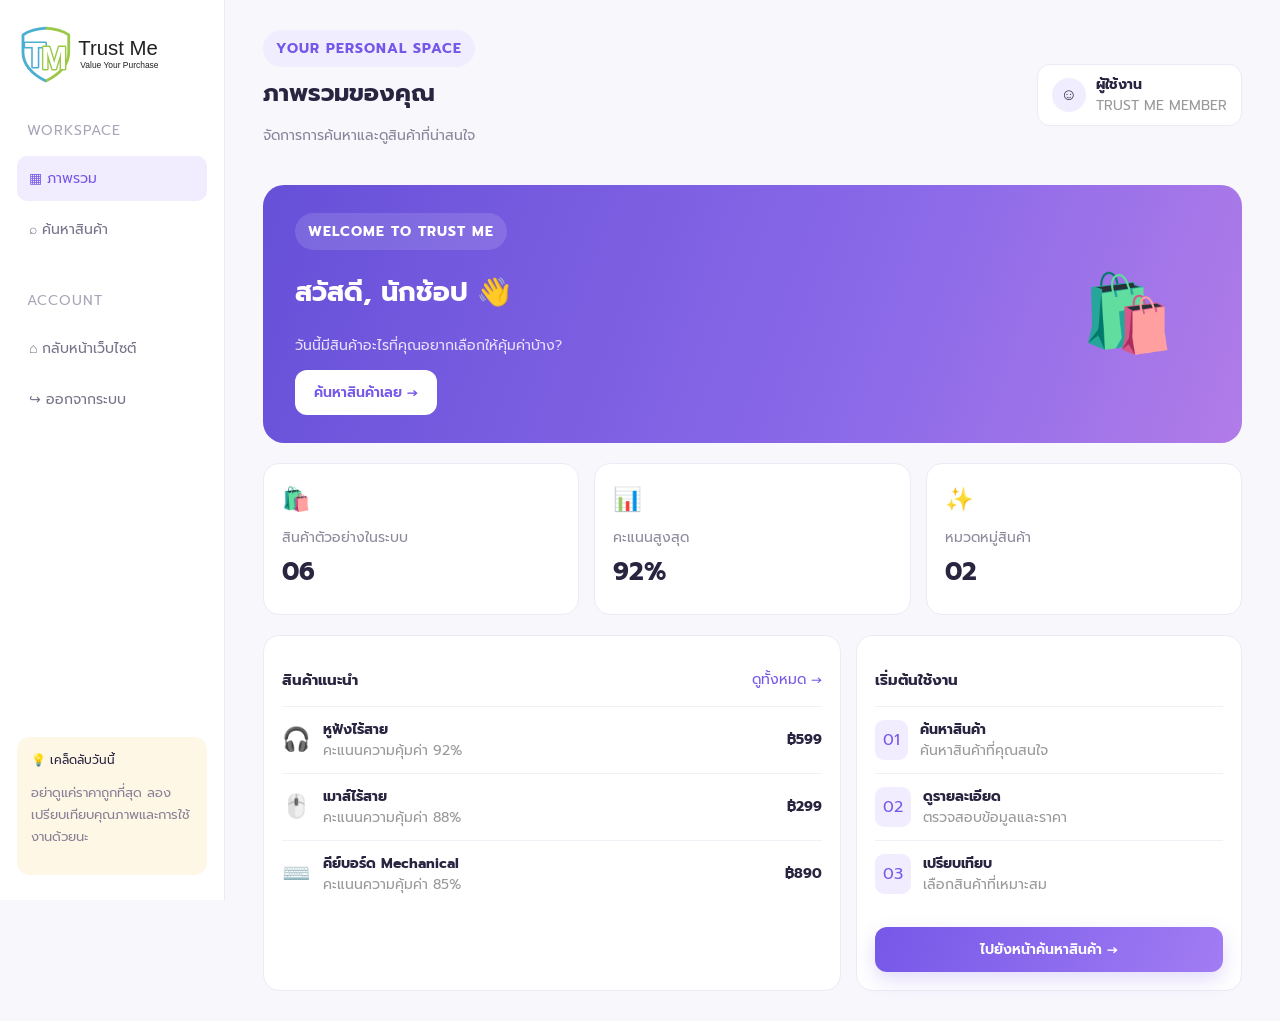
<file: dashboard.html>
<!DOCTYPE html>
<html lang="th">
<head>
    <meta charset="UTF-8">
    <link rel="icon" type="image/png" sizes="32x32" href="assets/favicon.png">
  <link rel="shortcut icon" href="assets/favicon.ico">
  <meta name="viewport" content="width=device-width, initial-scale=1.0">
    <title>Dashboard | TRUST ME</title>
    <link rel="stylesheet" href="css/style.css">
</head>
<body class="dashboard-body">

<aside class="sidebar">
    <a href="index.html" class="logo" aria-label="Trust Me - หน้าแรก">
        <img class="brand-logo" src="assets/trust-me-logo.svg" alt="Trust Me, Value Your Purchase">
    </a>

    <small class="side-heading">WORKSPACE</small>
    <a class="side-link selected" href="dashboard.html">▦ ภาพรวม</a>
    <a class="side-link" href="evaluate.html">⌕ ค้นหาสินค้า</a>

    <small class="side-heading">ACCOUNT</small>
    <a class="side-link" href="index.html">⌂ กลับหน้าเว็บไซต์</a>
    <button class="side-link" onclick="logout()">↪ ออกจากระบบ</button>

    <div class="sidebar-tip">
        💡 เคล็ดลับวันนี้
        <p>อย่าดูแค่ราคาถูกที่สุด ลองเปรียบเทียบคุณภาพและการใช้งานด้วยนะ</p>
    </div>
</aside>

<main class="dashboard-main">

    <header class="dashboard-header">
        <div>
            <span class="tag">YOUR PERSONAL SPACE</span>
            <h1>ภาพรวมของคุณ</h1>
            <p>จัดการการค้นหาและดูสินค้าที่น่าสนใจ</p>
        </div>

        <div class="user-profile">
            <span>☺</span>
            <div>
                <strong id="userName">ผู้ใช้งาน</strong>
                <small>TRUST ME MEMBER</small>
            </div>
        </div>
    </header>

    <section class="dashboard-hero">
        <div>
            <span class="tag light-tag">WELCOME TO TRUST ME</span>
            <h2>สวัสดี, <span id="welcomeName">นักช้อป</span> 👋</h2>
            <p>วันนี้มีสินค้าอะไรที่คุณอยากเลือกให้คุ้มค่าบ้าง?</p>
            <a href="evaluate.html" class="btn btn-white">
                ค้นหาสินค้าเลย →
            </a>
        </div>
        <div class="dashboard-emoji">🛍️</div>
    </section>

    <section class="stats-grid">
        <div class="stat-card">
            <span>🛍️</span>
            <small>สินค้าตัวอย่างในระบบ</small>
            <h2>06</h2>
        </div>

        <div class="stat-card">
            <span>📊</span>
            <small>คะแนนสูงสุด</small>
            <h2>92%</h2>
        </div>

        <div class="stat-card">
            <span>✨</span>
            <small>หมวดหมู่สินค้า</small>
            <h2>02</h2>
        </div>
    </section>

    <section class="dashboard-grid">

        <div class="panel">
            <div class="panel-heading">
                <h3>สินค้าแนะนำ</h3>
                <a href="evaluate.html">ดูทั้งหมด →</a>
            </div>
            <div id="dashboardProducts"></div>
        </div>

        <div class="panel">
            <div class="panel-heading">
                <h3>เริ่มต้นใช้งาน</h3>
            </div>

            <div class="guide-item">
                <span>01</span>
                <div><b>ค้นหาสินค้า</b><small>ค้นหาสินค้าที่คุณสนใจ</small></div>
            </div>

            <div class="guide-item">
                <span>02</span>
                <div><b>ดูรายละเอียด</b><small>ตรวจสอบข้อมูลและราคา</small></div>
            </div>

            <div class="guide-item">
                <span>03</span>
                <div><b>เปรียบเทียบ</b><small>เลือกสินค้าที่เหมาะสม</small></div>
            </div>

            <a href="evaluate.html" class="btn btn-primary full-btn">
                ไปยังหน้าค้นหาสินค้า →
            </a>
        </div>

    </section>

</main>

<script src="js/script.js"></script>
</body>
</html>
</file>
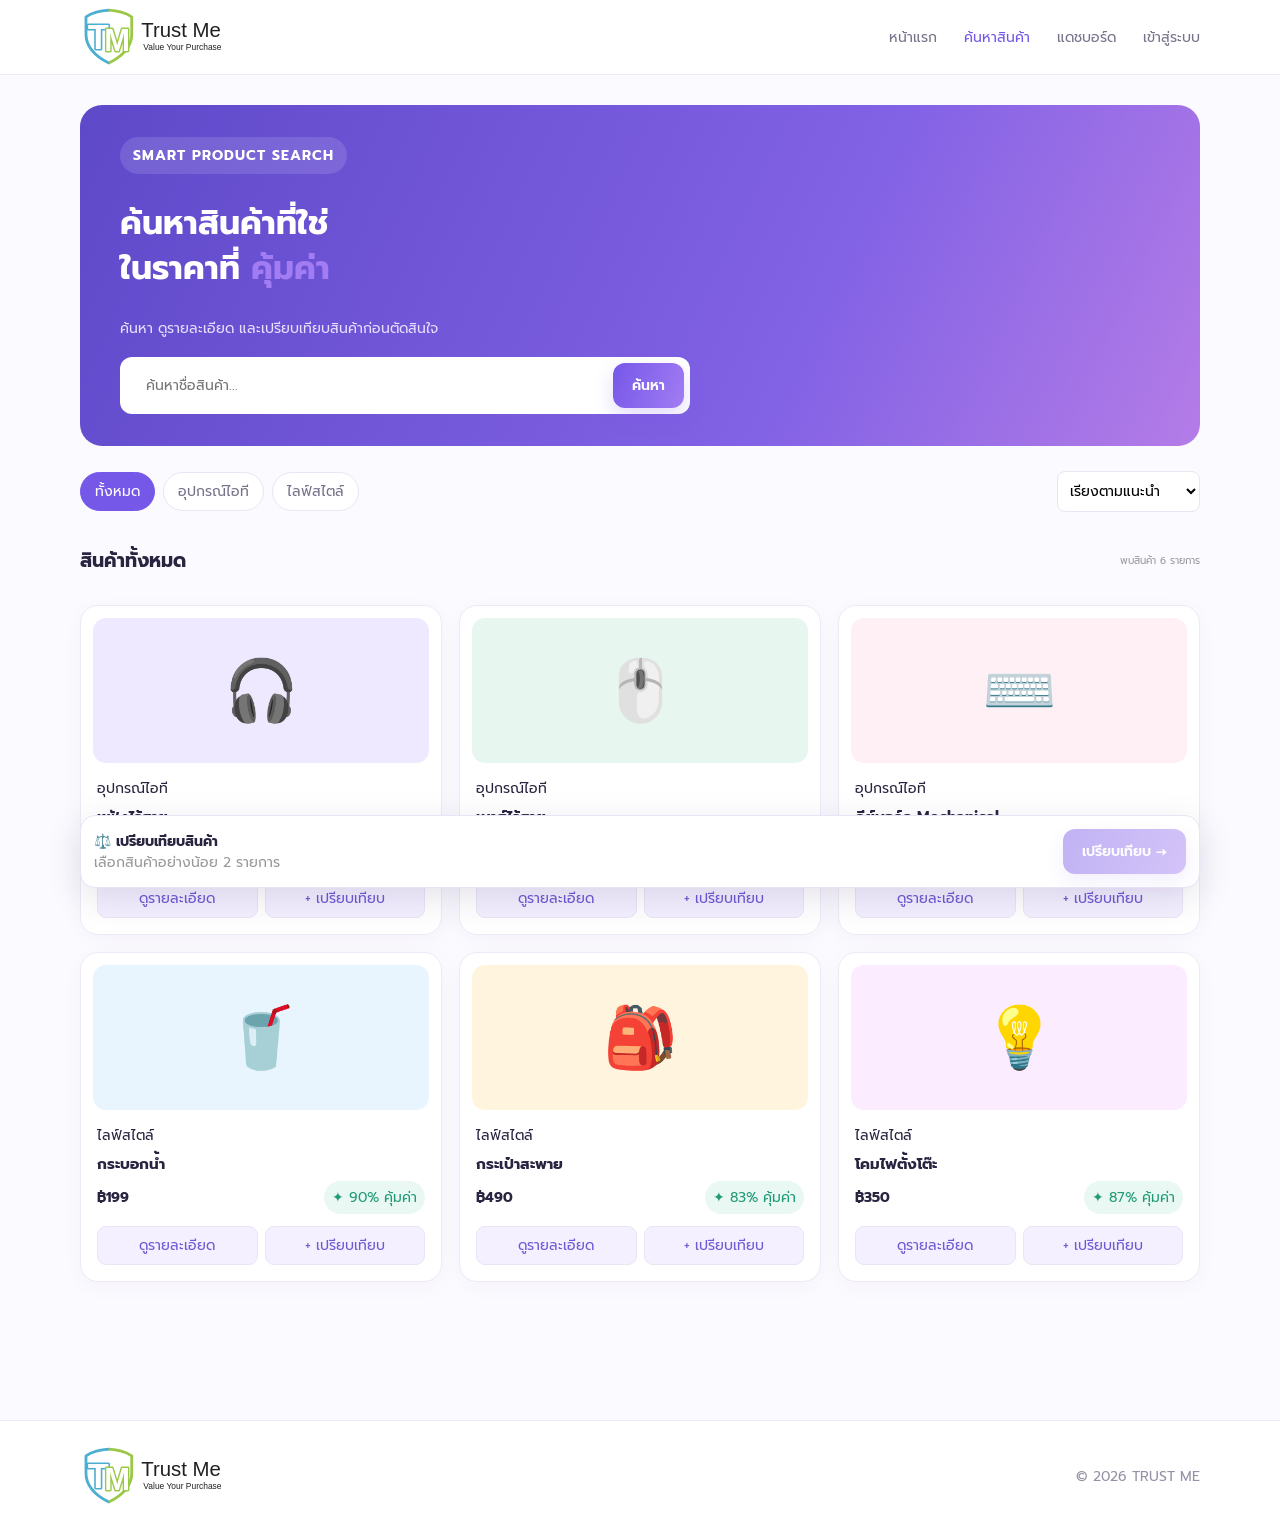
<file: evaluate.html>
<!DOCTYPE html>
<html lang="th">
<head>
    <meta charset="UTF-8">
    <link rel="icon" type="image/png" sizes="32x32" href="assets/favicon.png">
  <link rel="shortcut icon" href="assets/favicon.ico">
  <meta name="viewport" content="width=device-width, initial-scale=1.0">
    <title>ค้นหาสินค้า | TRUST ME</title>
    <link rel="stylesheet" href="css/style.css">
</head>
<body>

<header class="navbar">
    <a href="index.html" class="logo" aria-label="Trust Me - หน้าแรก">
        <img class="brand-logo" src="assets/trust-me-logo.svg" alt="Trust Me, Value Your Purchase">
    </a>

    <nav>
        <a href="index.html">หน้าแรก</a>
        <a class="active" href="evaluate.html">ค้นหาสินค้า</a>
        <a href="dashboard.html">แดชบอร์ด</a>
        <a href="login.html">เข้าสู่ระบบ</a>
    </nav>
</header>

<main class="container catalog">

    <section class="catalog-hero">
        <span class="tag light-tag">SMART PRODUCT SEARCH</span>
        <h1>ค้นหาสินค้าที่ใช่<br>ในราคาที่ <span>คุ้มค่า</span></h1>
        <p>ค้นหา ดูรายละเอียด และเปรียบเทียบสินค้าก่อนตัดสินใจ</p>

        <div class="catalog-search">
            <span>⌕</span>
            <input id="evaluateSearch"
                   placeholder="ค้นหาชื่อสินค้า...">
            <button id="searchButton" class="btn btn-primary">
                ค้นหา
            </button>
        </div>
    </section>

    <section class="catalog-section">

        <div class="catalog-toolbar">
            <div class="filter-list">
                <button class="filter active" data-category="ทั้งหมด">ทั้งหมด</button>
                <button class="filter" data-category="อุปกรณ์ไอที">อุปกรณ์ไอที</button>
                <button class="filter" data-category="ไลฟ์สไตล์">ไลฟ์สไตล์</button>
            </div>

            <select id="sortSelect">
                <option value="recommended">เรียงตามแนะนำ</option>
                <option value="price-low">ราคาน้อยไปมาก</option>
                <option value="price-high">ราคามากไปน้อย</option>
                <option value="score">คะแนนความคุ้มค่า</option>
            </select>
        </div>

        <div class="catalog-title">
            <h2>สินค้าทั้งหมด</h2>
            <span id="resultCount">พบสินค้า 6 รายการ</span>
        </div>

        <div class="product-grid" id="evaluateProducts"></div>

    </section>

    <div class="compare-bar">
        <div>
            <b>⚖️ เปรียบเทียบสินค้า</b>
            <small id="compareCount">เลือกสินค้าอย่างน้อย 2 รายการ</small>
        </div>

        <div id="comparePills" class="compare-pills"></div>

        <button id="compareNow" class="btn btn-primary" disabled>
            เปรียบเทียบ →
        </button>
    </div>

</main>

<div class="modal-backdrop" id="productModal">
    <div class="modal">
        <button class="modal-close" data-close="productModal">×</button>
        <div id="productModalContent"></div>
    </div>
</div>

<div class="modal-backdrop" id="compareModal">
    <div class="modal modal-wide">
        <button class="modal-close" data-close="compareModal">×</button>
        <div id="compareModalContent"></div>
    </div>
</div>

<footer class="footer">
    <a href="index.html" class="logo" aria-label="Trust Me - หน้าแรก">
        <img class="brand-logo" src="assets/trust-me-logo.svg" alt="Trust Me, Value Your Purchase">
    </a>
    <small>© 2026 TRUST ME</small>
</footer>

<script src="js/script.js"></script>
</body>
</html>
</file>
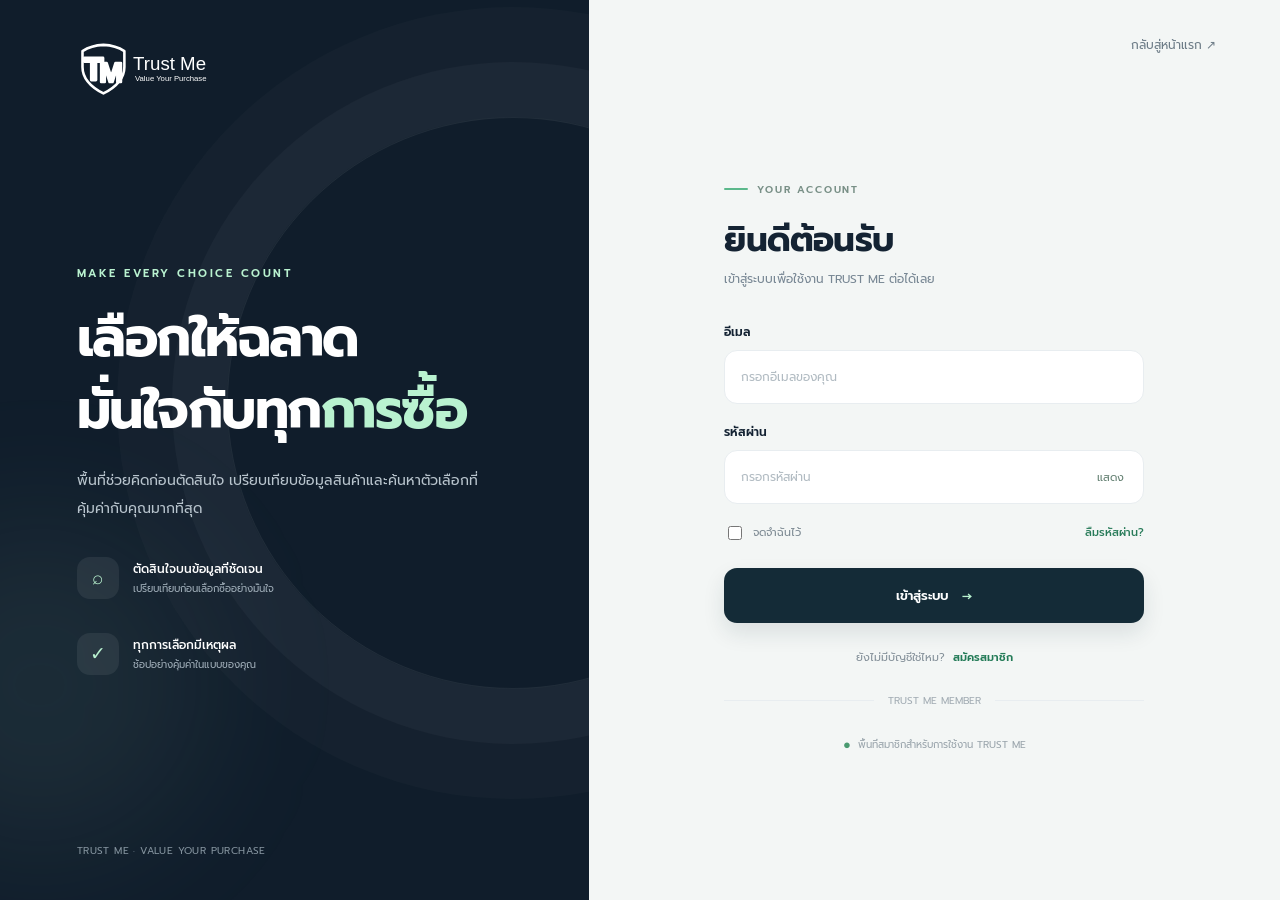
<file: login.html>
<!DOCTYPE html>
<html lang="th">
<head>
  <meta charset="UTF-8">
  <meta name="viewport" content="width=device-width, initial-scale=1.0">
  <meta name="theme-color" content="#101d2b">
  <link rel="icon" type="image/png" sizes="32x32" href="assets/favicon.png">
  <link rel="shortcut icon" href="assets/favicon.ico">
  <title>เข้าสู่ระบบ | TRUST ME</title>
  <link rel="preconnect" href="https://fonts.googleapis.com">
  <link rel="preconnect" href="https://fonts.gstatic.com" crossorigin>
  <link href="https://fonts.googleapis.com/css2?family=Prompt:wght@300;400;500;600;700;800&display=swap" rel="stylesheet">
  <style>
    :root{--ink:#142333;--muted:#788794;--mint:#b9f2d0;--mint-dark:#1c7654;--line:#e8edf0;--paper:#fff;--bg:#f3f6f5}
    *{box-sizing:border-box}body{margin:0;min-height:100vh;font-family:'Prompt',sans-serif;background:var(--bg);color:var(--ink)}
    a{color:inherit;text-decoration:none}.page{min-height:100vh;display:grid;grid-template-columns:minmax(390px, .92fr) 1.08fr}
    .visual{background:#101d2b;color:#fff;position:relative;overflow:hidden;padding:42px clamp(30px,6vw,90px);display:flex;flex-direction:column;justify-content:space-between;min-height:100vh}
    .visual:before{content:'';position:absolute;width:570px;height:570px;border:1px solid #ffffff12;border-radius:50%;right:-210px;top:13%;box-shadow:0 0 0 55px #ffffff08,0 0 0 110px #ffffff05}
    .visual:after{content:'';position:absolute;width:340px;height:340px;background:#b9f2d012;filter:blur(70px);border-radius:50%;left:-130px;bottom:5%}
    .brand{position:relative;z-index:1;display:inline-flex;align-items:center;width:max-content}.brand img{width:174px;height:auto;filter:brightness(0) invert(1)}
    .visual-main{position:relative;z-index:1;max-width:540px;margin:55px 0}.eyebrow{font-size:11px;letter-spacing:2.5px;color:var(--mint);font-weight:600}.visual h1{font-size:clamp(35px,4.2vw,57px);line-height:1.35;letter-spacing:-1.5px;margin:20px 0}.visual h1 span{color:var(--mint)}
    .visual-main p{color:#b8c4cd;font-size:14px;line-height:2;max-width:410px}.feature{display:flex;align-items:center;gap:14px;margin-top:34px}.feature-icon{width:42px;height:42px;border-radius:13px;background:#ffffff12;display:grid;place-items:center;color:var(--mint);font-size:19px}.feature b{display:block;font-size:12px;font-weight:500}.feature small{display:block;color:#9eacb7;font-size:10px;margin-top:3px}
    .visual-foot{position:relative;z-index:1;color:#84939e;font-size:10px;letter-spacing:.4px}
    .content{display:grid;place-items:center;padding:45px 28px;position:relative}.top-link{position:absolute;right:clamp(24px,5vw,70px);top:36px;font-size:12px;color:#6d7c87}.top-link:hover{color:var(--mint-dark)}
    .login{width:min(100%,420px);margin:35px auto 0}.mobile-brand{display:none}.step{display:flex;align-items:center;gap:9px;color:#799087;font-size:10px;letter-spacing:1.8px;font-weight:600}.step:before{content:'';width:24px;height:2px;background:#5bb88b;border-radius:5px}
    h2{font-size:34px;letter-spacing:-.8px;margin:17px 0 5px}.intro{font-size:12px;color:var(--muted);margin:0 0 35px}.field{margin:19px 0}.field-head{display:flex;justify-content:space-between;align-items:center;margin-bottom:9px}.field label{font-size:12px;font-weight:600}.field input{width:100%;height:54px;border:1px solid var(--line);border-radius:13px;padding:0 16px;font:12px 'Prompt',sans-serif;color:var(--ink);background:#fff;outline:none;transition:.2s}.field input::placeholder{color:#b1bbc2}.field input:focus{border-color:#64bd91;box-shadow:0 0 0 4px #64bd911c}.password-wrap{position:relative}.password-wrap input{padding-right:75px}.show-pass{position:absolute;right:13px;top:50%;transform:translateY(-50%);border:0;background:transparent;color:#668274;font:11px 'Prompt',sans-serif;cursor:pointer;padding:7px}
    .form-options{display:flex;justify-content:space-between;align-items:center;margin:7px 0 25px;font-size:11px;color:#7d8a93}.remember{display:flex;align-items:center;gap:8px;cursor:pointer}.remember input{accent-color:#318b65;width:14px;height:14px}.forgot{color:#287b59;font-weight:500}.submit{width:100%;height:55px;border:0;border-radius:13px;background:#142b37;color:#fff;font:600 13px 'Prompt',sans-serif;cursor:pointer;transition:.2s;box-shadow:0 10px 22px #142b371c}.submit:hover{background:#1d7655;transform:translateY(-2px);box-shadow:0 13px 25px #1d76552b}.submit span{margin-left:9px;color:var(--mint)}
    .signup{margin:26px 0;text-align:center;color:#85919a;font-size:11px}.signup a{color:#237b57;font-weight:600;margin-left:4px}.divider{display:flex;align-items:center;gap:14px;color:#a3adb4;font-size:10px;margin:27px 0}.divider:before,.divider:after{content:'';height:1px;background:var(--line);flex:1}.secure-note{display:flex;justify-content:center;align-items:center;gap:7px;color:#9aa5ac;font-size:10px}.secure-note span{color:#4a9a70;font-size:13px}
    @media(max-width:850px){.page{grid-template-columns:1fr}.visual{display:none}.content{min-height:100vh;padding:35px 24px}.top-link{top:25px;right:24px}.login{margin:55px auto 0}.mobile-brand{display:block;margin-bottom:45px}.mobile-brand img{width:150px;height:auto}}
    @media(max-width:420px){.content{padding:25px 20px}.login{margin-top:55px}h2{font-size:30px}.intro{margin-bottom:28px}.top-link{font-size:11px}}
  </style>
</head>
<body>
  <main class="page">
    <section class="visual" aria-label="เกี่ยวกับ TRUST ME">
      <a class="brand" href="index.html" aria-label="TRUST ME หน้าแรก"><img src="assets/trust-me-logo.svg" alt="TRUST ME"></a>
      <div class="visual-main">
        <div class="eyebrow">MAKE EVERY CHOICE COUNT</div>
        <h1>เลือกให้ฉลาด<br>มั่นใจกับทุก<span>การซื้อ</span></h1>
        <p>พื้นที่ช่วยคิดก่อนตัดสินใจ เปรียบเทียบข้อมูลสินค้าและค้นหาตัวเลือกที่คุ้มค่ากับคุณมากที่สุด</p>
        <div class="feature"><div class="feature-icon">⌕</div><div><b>ตัดสินใจบนข้อมูลที่ชัดเจน</b><small>เปรียบเทียบก่อนเลือกซื้ออย่างมั่นใจ</small></div></div>
        <div class="feature"><div class="feature-icon">✓</div><div><b>ทุกการเลือกมีเหตุผล</b><small>ช้อปอย่างคุ้มค่าในแบบของคุณ</small></div></div>
      </div>
      <div class="visual-foot">TRUST ME · VALUE YOUR PURCHASE</div>
    </section>
    <section class="content">
      <a class="top-link" href="index.html">กลับสู่หน้าแรก ↗</a>
      <div class="login">
        <a class="mobile-brand" href="index.html"><img src="assets/trust-me-logo.svg" alt="TRUST ME"></a>
        <div class="step">YOUR ACCOUNT</div>
        <h2>ยินดีต้อนรับ</h2>
        <p class="intro">เข้าสู่ระบบเพื่อใช้งาน TRUST ME ต่อได้เลย</p>
        <form id="loginForm">
          <div class="field"><div class="field-head"><label for="loginEmail">อีเมล</label></div><input id="loginEmail" type="email" placeholder="กรอกอีเมลของคุณ" autocomplete="username" required></div>
          <div class="field"><div class="field-head"><label for="loginPassword">รหัสผ่าน</label></div><div class="password-wrap"><input id="loginPassword" type="password" placeholder="กรอกรหัสผ่าน" autocomplete="current-password" required><button class="show-pass" type="button" id="togglePassword" aria-label="แสดงรหัสผ่าน">แสดง</button></div></div>
          <div class="form-options"><label class="remember"><input type="checkbox" id="rememberMe"> จดจำฉันไว้</label><a class="forgot" href="mailto:support@trustme.local?subject=ขอความช่วยเหลือเรื่องบัญชี">ลืมรหัสผ่าน?</a></div>
          <button class="submit" type="submit">เข้าสู่ระบบ <span>→</span></button>
        </form>
        <div class="signup">ยังไม่มีบัญชีใช่ไหม? <a href="register.html">สมัครสมาชิก</a></div>
        <div class="divider">TRUST ME MEMBER</div>
        <div class="secure-note"><span>●</span> พื้นที่สมาชิกสำหรับการใช้งาน TRUST ME</div>
      </div>
    </section>
  </main>
  <script>
    const passwordInput = document.getElementById('loginPassword');
    const togglePassword = document.getElementById('togglePassword');
    togglePassword.addEventListener('click', () => {
      const showing = passwordInput.type === 'text';
      passwordInput.type = showing ? 'password' : 'text';
      togglePassword.textContent = showing ? 'แสดง' : 'ซ่อน';
      togglePassword.setAttribute('aria-label', showing ? 'แสดงรหัสผ่าน' : 'ซ่อนรหัสผ่าน');
    });
  </script>
  <script src="js/script.js"></script>
</body>
</html>
</file>
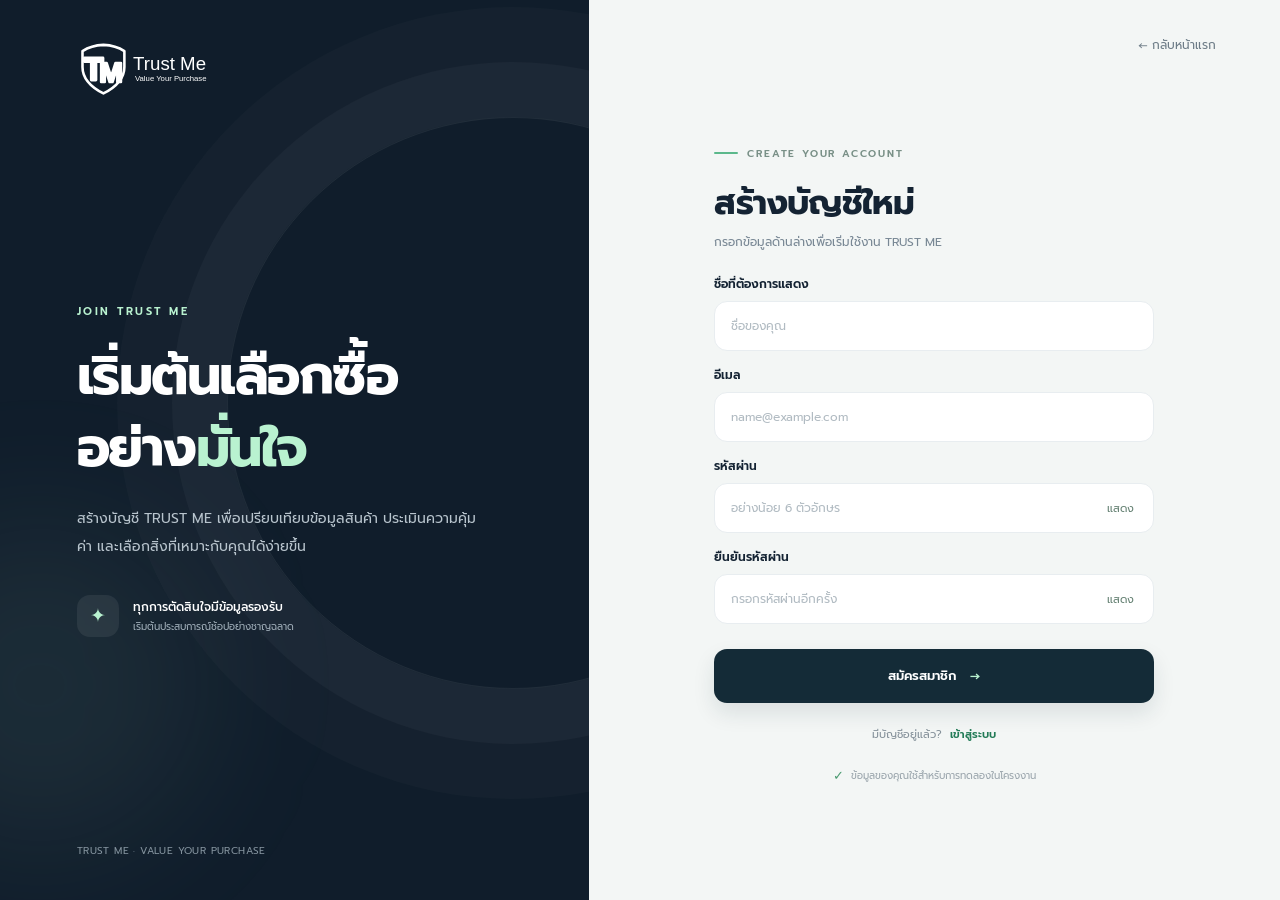
<file: register.html>
<!DOCTYPE html>
<html lang="th">
<head>
  <meta charset="UTF-8">
  <meta name="viewport" content="width=device-width, initial-scale=1.0">
  <meta name="theme-color" content="#101d2b">
  <link rel="icon" type="image/png" sizes="32x32" href="assets/favicon.png">
  <link rel="shortcut icon" href="assets/favicon.ico">
  <title>สมัครสมาชิก | TRUST ME</title>
  <link rel="preconnect" href="https://fonts.googleapis.com">
  <link rel="preconnect" href="https://fonts.gstatic.com" crossorigin>
  <link href="https://fonts.googleapis.com/css2?family=Prompt:wght@300;400;500;600;700;800&display=swap" rel="stylesheet">
  <style>
    :root{--ink:#142333;--muted:#788794;--mint:#b9f2d0;--mint-dark:#1c7654;--line:#e8edf0;--paper:#fff;--bg:#f3f6f5}
    *{box-sizing:border-box}body{margin:0;min-height:100vh;font-family:'Prompt',sans-serif;background:var(--bg);color:var(--ink)}
    a{color:inherit;text-decoration:none}.page{min-height:100vh;display:grid;grid-template-columns:minmax(390px,.92fr) 1.08fr}
    .visual{background:#101d2b;color:#fff;position:relative;overflow:hidden;padding:42px clamp(30px,6vw,90px);display:flex;flex-direction:column;justify-content:space-between;min-height:100vh}
    .visual:before{content:'';position:absolute;width:570px;height:570px;border:1px solid #ffffff12;border-radius:50%;right:-210px;top:13%;box-shadow:0 0 0 55px #ffffff08,0 0 0 110px #ffffff05}
    .visual:after{content:'';position:absolute;width:340px;height:340px;background:#b9f2d012;filter:blur(70px);border-radius:50%;left:-130px;bottom:5%}
    .brand{position:relative;z-index:1;display:inline-flex;align-items:center;width:max-content}.brand img{width:174px;height:auto;filter:brightness(0) invert(1)}
    .visual-main{position:relative;z-index:1;max-width:540px;margin:55px 0}.eyebrow{font-size:11px;letter-spacing:2.5px;color:var(--mint);font-weight:600}
    .visual h1{font-size:clamp(35px,4.2vw,57px);line-height:1.35;letter-spacing:-1.5px;margin:20px 0}.visual h1 span{color:var(--mint)}
    .visual-main p{color:#b8c4cd;font-size:14px;line-height:2;max-width:410px}
    .feature{display:flex;align-items:center;gap:14px;margin-top:34px}.feature-icon{width:42px;height:42px;border-radius:13px;background:#ffffff12;display:grid;place-items:center;color:var(--mint);font-size:19px}
    .feature b{display:block;font-size:12px;font-weight:500}.feature small{display:block;color:#9eacb7;font-size:10px;margin-top:3px}
    .visual-foot{position:relative;z-index:1;color:#84939e;font-size:10px;letter-spacing:.4px}
    .content{display:grid;place-items:center;padding:38px 28px;position:relative}.top-link{position:absolute;right:clamp(24px,5vw,70px);top:36px;font-size:12px;color:#6d7c87}.top-link:hover{color:var(--mint-dark)}
    .register{width:min(100%,440px);margin:30px auto 0}.mobile-brand{display:none}.step{display:flex;align-items:center;gap:9px;color:#799087;font-size:10px;letter-spacing:1.8px;font-weight:600}.step:before{content:'';width:24px;height:2px;background:#5bb88b;border-radius:5px}
    h2{font-size:34px;letter-spacing:-.8px;margin:16px 0 5px}.intro{font-size:12px;color:var(--muted);margin:0 0 24px}
    .field{margin:15px 0}.field label{display:block;font-size:12px;font-weight:600;margin-bottom:8px}
    .field input{width:100%;height:50px;border:1px solid var(--line);border-radius:13px;padding:0 16px;font:12px 'Prompt',sans-serif;color:var(--ink);background:#fff;outline:none;transition:.2s}
    .field input::placeholder{color:#b1bbc2}.field input:focus{border-color:#64bd91;box-shadow:0 0 0 4px #64bd911c}
    .password-wrap{position:relative}.password-wrap input{padding-right:74px}.show-pass{position:absolute;right:13px;top:50%;transform:translateY(-50%);border:0;background:transparent;color:#668274;font:11px 'Prompt',sans-serif;cursor:pointer;padding:7px}
    .submit{width:100%;height:54px;border:0;border-radius:13px;background:#142b37;color:#fff;font:600 13px 'Prompt',sans-serif;cursor:pointer;transition:.2s;box-shadow:0 10px 22px #142b371c;margin-top:10px}
    .submit:hover{background:#1d7655;transform:translateY(-2px);box-shadow:0 13px 25px #1d76552b}.submit span{margin-left:9px;color:var(--mint)}
    .signup{margin:23px 0;text-align:center;color:#85919a;font-size:11px}.signup a{color:#237b57;font-weight:600;margin-left:4px}
    .secure-note{display:flex;justify-content:center;align-items:center;gap:7px;color:#9aa5ac;font-size:10px}.secure-note span{color:#4a9a70;font-size:13px}
    .modal{display:none;position:fixed;inset:0;background:#0f172a99;backdrop-filter:blur(5px);z-index:99;align-items:center;justify-content:center;padding:20px}
    .modal-card{background:#fff;padding:36px 28px;border-radius:22px;text-align:center;max-width:380px;width:100%;box-shadow:0 20px 50px #0002;animation:pop .25s ease}
    .check{width:68px;height:68px;background:#dcfce7;color:#168354;border-radius:50%;display:grid;place-items:center;font-size:34px;font-weight:700;margin:0 auto 18px}
    .modal-card h3{margin:0 0 8px;font-size:22px}.modal-card p{margin:0 0 23px;color:#788794;font-size:12px;line-height:1.8}
    .modal-link{display:block;background:#142b37;color:#fff;border-radius:12px;padding:13px;font-size:12px;font-weight:600}
    @keyframes pop{from{opacity:0;transform:scale(.9)}to{opacity:1;transform:scale(1)}}
    @media(max-width:850px){.page{grid-template-columns:1fr}.visual{display:none}.content{min-height:100vh;padding:35px 24px}.top-link{top:25px;right:24px}.register{margin:48px auto 0}.mobile-brand{display:block;margin-bottom:36px}.mobile-brand img{width:150px;height:auto}}
    @media(max-width:480px){.content{padding:25px 20px}.register{margin-top:50px}h2{font-size:30px}.intro{margin-bottom:20px}.top-link{font-size:11px}.field{margin:13px 0}}
  </style>
</head>
<body>
  <main class="page">
    <section class="visual" aria-label="เกี่ยวกับ TRUST ME">
      <a class="brand" href="index.html" aria-label="TRUST ME หน้าแรก"><img src="assets/trust-me-logo.svg" alt="TRUST ME"></a>
      <div class="visual-main">
        <div class="eyebrow">JOIN TRUST ME</div>
        <h1>เริ่มต้นเลือกซื้อ<br>อย่าง<span>มั่นใจ</span></h1>
        <p>สร้างบัญชี TRUST ME เพื่อเปรียบเทียบข้อมูลสินค้า ประเมินความคุ้มค่า และเลือกสิ่งที่เหมาะกับคุณได้ง่ายขึ้น</p>
        <div class="feature"><div class="feature-icon">✦</div><div><b>ทุกการตัดสินใจมีข้อมูลรองรับ</b><small>เริ่มต้นประสบการณ์ช้อปอย่างชาญฉลาด</small></div></div>
      </div>
      <div class="visual-foot">TRUST ME · VALUE YOUR PURCHASE</div>
    </section>

    <section class="content">
      <a class="top-link" href="index.html">← กลับหน้าแรก</a>
      <div class="register">
        <a class="mobile-brand" href="index.html"><img src="assets/trust-me-logo.svg" alt="TRUST ME"></a>
        <div class="step">CREATE YOUR ACCOUNT</div>
        <h2>สร้างบัญชีใหม่</h2>
        <p class="intro">กรอกข้อมูลด้านล่างเพื่อเริ่มใช้งาน TRUST ME</p>
        <form id="registerForm">
          <div class="field"><label for="registerName">ชื่อที่ต้องการแสดง</label><input id="registerName" type="text" placeholder="ชื่อของคุณ" autocomplete="name" required></div>
          <div class="field"><label for="registerEmail">อีเมล</label><input id="registerEmail" type="email" placeholder="name@example.com" autocomplete="email" required></div>
          <div class="field"><label for="registerPassword">รหัสผ่าน</label><div class="password-wrap"><input id="registerPassword" type="password" placeholder="อย่างน้อย 6 ตัวอักษร" minlength="6" autocomplete="new-password" required><button class="show-pass" type="button" data-toggle="registerPassword">แสดง</button></div></div>
          <div class="field"><label for="confirmPassword">ยืนยันรหัสผ่าน</label><div class="password-wrap"><input id="confirmPassword" type="password" placeholder="กรอกรหัสผ่านอีกครั้ง" autocomplete="new-password" required><button class="show-pass" type="button" data-toggle="confirmPassword">แสดง</button></div></div>
          <button type="submit" class="submit">สมัครสมาชิก <span>→</span></button>
        </form>
        <div class="signup">มีบัญชีอยู่แล้ว? <a href="login.html">เข้าสู่ระบบ</a></div>
        <div class="secure-note"><span>✓</span> ข้อมูลของคุณใช้สำหรับการทดลองในโครงงาน</div>
      </div>
    </section>
  </main>

  <div id="successModal" class="modal">
    <div class="modal-card">
      <div class="check">✓</div>
      <h3>สมัครสมาชิกสำเร็จ!</h3>
      <p>ยินดีต้อนรับสู่ <b>TRUST ME</b><br>บัญชีของคุณพร้อมใช้งานเรียบร้อยแล้ว</p>
      <a href="login.html" class="modal-link">ไปหน้าเข้าสู่ระบบ →</a>
    </div>
  </div>
  <script>
    document.querySelectorAll('[data-toggle]').forEach(button=>{
      button.addEventListener('click',()=>{
        const input=document.getElementById(button.dataset.toggle);
        const visible=input.type==='password';
        input.type=visible?'text':'password';
        button.textContent=visible?'ซ่อน':'แสดง';
      });
    });
  </script>
  <script src="js/script.js"></script>
</body>
</html>
</file>
<file: css/style.css>
@import url('https://fonts.googleapis.com/css2?family=Prompt:wght@300;400;500;600;700;800&display=swap');

:root {
    --purple: #7658e8;
    --purple-light: #f0ebff;
    --pink: #f18bb5;
    --dark: #292541;
    --gray: #89859b;
    --line: #eeeaf5;
    --bg: #fbfaff;
    --white: #fff;
}

* {
    box-sizing: border-box;
}

body {
    margin: 0;
    background: var(--bg);
    color: var(--dark);
    font-family: 'Prompt', sans-serif;
}

a {
    text-decoration: none;
    color: inherit;
}

button, input, select {
    font: inherit;
}

.container {
    width: min(1120px, calc(100% - 40px));
    margin: auto;
}

.logo {
    font-size: 21px;
    font-weight: 800;
    color: var(--dark);
    display: inline-flex;
    align-items: center;
    flex: 0 0 auto;
}

.brand-logo {
    display: block;
    width: 190px;
    height: auto;
}

.logo span {
    color: var(--purple);
}

/* BUTTON */

.btn {
    display: inline-flex;
    align-items: center;
    justify-content: center;
    border: 0;
    border-radius: 12px;
    padding: 12px 19px;
    font-size: 12px;
    font-weight: 600;
    cursor: pointer;
    transition: .2s;
}

.btn:hover {
    transform: translateY(-2px);
}

.btn-primary {
    background: linear-gradient(110deg, #7658e8, #a17cf3);
    color: white;
    box-shadow: 0 8px 20px #7658e835;
}

.navbar nav a.btn-primary {
    background: #5c43cc;
    border: 1px solid #4b35b2;
    border-radius: 10px;
    box-shadow: 0 6px 16px #5c43cc45;
    color: #fff;
    font-size: 15px !important;
    font-weight: 700;
    min-height: 44px;
    padding: 11px 18px;
    white-space: nowrap;
}

.btn-white {
    background: white;
    color: var(--purple);
}

.full-btn {
    width: 100%;
    margin-top: 20px;
}

/* NAVBAR */

.navbar {
    height: 75px;
    background: #ffffffee;
    border-bottom: 1px solid var(--line);
    display: flex;
    align-items: center;
    justify-content: space-between;
    padding: 0 max(calc((100% - 1120px)/2), 20px);
}

.navbar nav {
    display: flex;
    align-items: center;
    gap: 27px;
}

.navbar nav a {
    font-size: 12px;
    color: #77738a;
}

.navbar nav a:hover,
.navbar nav a.active {
    color: var(--purple);
}

/* HOME HERO */

.hero {
    min-height: 545px;
    display: grid;
    grid-template-columns: 1.1fr .9fr;
    align-items: center;
    gap: 25px;
    padding: 45px max(calc((100% - 1120px)/2), 20px);
    background:
        radial-gradient(ellipse at 80% 40%, #eee8ff, transparent 38%),
        linear-gradient(#fff, #fbfaff);
}

.tag {
    display: inline-block;
    padding: 8px 13px;
    border-radius: 30px;
    background: #f0edff;
    color: var(--purple);
    font-size: 10px;
    letter-spacing: 1px;
    font-weight: 700;
}

.hero h1 {
    font-size: clamp(42px, 5vw, 64px);
    line-height: 1.25;
    margin: 20px 0 12px;
}

.hero h1 span,
.catalog-hero h1 span {
    color: #a17cf3;
}

.hero-content p {
    max-width: 500px;
    color: var(--gray);
    font-size: 13px;
    line-height: 2;
}

.search-box {
    max-width: 540px;
    background: white;
    border: 1px solid var(--line);
    border-radius: 15px;
    padding: 7px;
    display: flex;
    margin-top: 25px;
    box-shadow: 0 12px 35px #46348c12;
}

.search-box input {
    flex: 1;
    min-width: 0;
    border: 0;
    outline: 0;
    padding: 10px;
    font-size: 12px;
}

.hero-note {
    margin-top: 20px;
    font-size: 11px;
    color: var(--purple);
}

/* HERO VISUAL */

.hero-visual {
    height: 410px;
    display: grid;
    place-items: center;
    position: relative;
}

.circle-bg {
    width: 350px;
    height: 350px;
    position: absolute;
    border-radius: 50%;
    background: linear-gradient(140deg, #e6ddff, #ffdfeb);
}

.floating-card {
    position: relative;
    z-index: 2;
    width: 270px;
    background: white;
    border-radius: 23px;
    padding: 20px;
    box-shadow: 0 25px 65px #5740a52b;
    transform: rotate(3deg);
}

.score-label {
    font-size: 10px;
    color: #999;
    text-align: center;
    letter-spacing: 2px;
}

.score-circle {
    width: 130px;
    height: 130px;
    margin: 20px auto;
    border-radius: 50%;
    background: conic-gradient(#7658e8 92%, #eeeafa 0);
    display: grid;
    place-items: center;
    outline: 9px solid white;
}

.score-circle strong {
    font-size: 35px;
    color: var(--dark);
}

.score-circle small {
    display: block;
    font-size: 9px;
    text-align: center;
    color: #999;
}

.floating-card h3,
.floating-card > p {
    text-align: center;
    margin: 5px;
}

.floating-card > p {
    color: #999;
    font-size: 10px;
}

.product-mini {
    display: flex;
    align-items: center;
    gap: 10px;
    border-top: 1px solid var(--line);
    padding-top: 12px;
    margin-top: 14px;
}

.product-mini > span {
    font-size: 25px;
}

.product-mini div {
    flex: 1;
}

.product-mini b,
.product-mini small {
    display: block;
    font-size: 10px;
}

.product-mini small {
    color: #999;
}

.product-mini strong {
    font-size: 12px;
}

.float-label {
    position: absolute;
    z-index: 3;
    background: white;
    border-radius: 13px;
    padding: 13px 17px;
    box-shadow: 0 10px 35px #4a378d1c;
    font-size: 11px;
    font-weight: 600;
}

.label-one {
    top: 50px;
    left: 0;
    color: var(--purple);
}

.label-two {
    bottom: 40px;
    right: 0;
    color: var(--pink);
}

/* SECTIONS */

.section {
    padding-top: 60px;
}

.section-heading {
    display: flex;
    justify-content: space-between;
    align-items: end;
    margin-bottom: 22px;
}

.section-heading h2 {
    font-size: 24px;
    margin: 10px 0 3px;
}

.section-heading p {
    color: var(--gray);
    font-size: 11px;
    margin: 5px 0;
}

.text-link {
    color: var(--purple);
    font-size: 11px;
    font-weight: 600;
}

/* CATEGORY */

.category-grid {
    display: grid;
    grid-template-columns: repeat(4, 1fr);
    gap: 14px;
}

.category-card {
    min-height: 140px;
    padding: 20px;
    border-radius: 18px;
    transition: .2s;
}

.category-card:hover,
.product-card:hover {
    transform: translateY(-5px);
}

.category-card span {
    font-size: 30px;
}

.category-card h3 {
    font-size: 13px;
    margin: 10px 0 3px;
}

.category-card small {
    font-size: 10px;
    color: #858095;
}

.purple { background: #f0ebff; }
.pink { background: #fff0f5; }
.yellow { background: #fff7df; }
.green { background: #eaf9f3; }

/* PRODUCT CARDS */

.product-grid {
    display: grid;
    grid-template-columns: repeat(3, 1fr);
    gap: 17px;
}

.product-card {
    background: white;
    border: 1px solid var(--line);
    border-radius: 18px;
    padding: 12px;
    transition: .2s;
    box-shadow: 0 5px 22px #38256d08;
}

.product-visual {
    height: 145px;
    border-radius: 13px;
    display: grid;
    place-items: center;
    position: relative;
}

.product-emoji {
    font-size: 60px;
}

.product-info {
    padding: 13px 4px 4px;
}

.product-info h3 {
    font-size: 13px;
    margin: 6px 0;
}

.product-bottom {
    display: flex;
    justify-content: space-between;
    align-items: center;
}

.price {
    font-size: 15px;
}

.score-pill {
    font-size: 9px;
    color: #219b77;
    background: #e9f8f2;
    padding: 6px 8px;
    border-radius: 30px;
}

.product-actions {
    display: flex;
    gap: 7px;
    margin-top: 12px;
}

.product-actions button {
    flex: 1;
    border: 1px solid #e9e5f4;
    background: #f4f0ff;
    border-radius: 9px;
    padding: 8px 4px;
    font-size: 10px;
    color: #6f59d5;
    cursor: pointer;
}

/* HOW IT WORKS */

.how-section {
    margin: 65px 0 55px;
    background: linear-gradient(115deg, #6650d8, #8d6be9 65%, #a87de8);
    border-radius: 25px;
    padding: 38px 42px;
    color: white;
    display: grid;
    grid-template-columns: 1fr 1fr;
    gap: 35px;
}

.how-section h2 {
    font-size: 30px;
    line-height: 1.4;
}

.how-section p {
    font-size: 12px;
    line-height: 1.9;
    color: #e6e0ff;
}

.light-tag {
    background: #ffffff20;
    color: white;
}

.steps {
    display: flex;
    flex-direction: column;
    gap: 12px;
    justify-content: center;
}

.steps > div {
    display: flex;
    align-items: center;
    gap: 13px;
    background: #ffffff18;
    border: 1px solid #ffffff25;
    border-radius: 14px;
    padding: 14px;
}

.steps > div > span {
    font-size: 20px;
}

.steps > div > div {
    flex: 1;
}

.steps strong,
.steps small {
    display: block;
    font-size: 11px;
}

.steps small {
    font-size: 9px;
    color: #e2dcff;
}

/* FOOTER */

.footer {
    padding: 25px max(calc((100% - 1120px)/2), 20px);
    border-top: 1px solid var(--line);
    display: flex;
    align-items: center;
    justify-content: space-between;
    background: white;
}

.footer p,
.footer small {
    font-size: 10px;
    color: #9691a5;
}

/* LOGIN & REGISTER */

.auth-body {
    min-height: 100vh;
    background: #f8f6ff;
    padding: 35px 20px;
    display: grid;
    place-items: center;
}

.back-link {
    position: absolute;
    top: 25px;
    left: 30px;
    font-size: 12px;
    color: #77718e;
}

.auth-container {
    width: min(1000px, 100%);
    min-height: 620px;
    background: white;
    border-radius: 27px;
    overflow: hidden;
    display: grid;
    grid-template-columns: 1fr 1fr;
    box-shadow: 0 25px 80px #45327d18;
}

.auth-banner {
    background: linear-gradient(145deg, #5f4acb, #8062e7 55%, #b17ce8);
    padding: 35px;
    color: white;
    display: flex;
    flex-direction: column;
    justify-content: space-between;
    position: relative;
    overflow: hidden;
}

.pink-banner {
    background: linear-gradient(145deg, #a54f91, #d46eaa 55%, #f0a1b7);
}

.logo-white {
    color: white;
    z-index: 2;
}

.logo-white .brand-logo {
    filter: brightness(0) invert(1);
}

.auth-banner h1 {
    font-size: 36px;
    line-height: 1.4;
}

.auth-banner h1 span {
    color: #ffe1a8;
}

.auth-banner p {
    font-size: 12px;
    line-height: 2;
    color: #eee9ff;
    max-width: 340px;
}

.banner-decoration {
    position: absolute;
    font-size: 350px;
    font-weight: 800;
    color: #ffffff0c;
    right: -30px;
    bottom: -150px;
}

.auth-form {
    width: min(370px, 100%);
    margin: auto;
    padding: 35px;
}

.auth-icon {
    font-size: 28px;
}

.auth-form h2 {
    font-size: 25px;
    margin: 8px 0;
}

.auth-form > p {
    color: var(--gray);
    font-size: 11px;
}

.auth-form label {
    display: block;
    font-size: 11px;
    font-weight: 600;
    margin: 14px 0 7px;
}

.auth-form input {
    width: 100%;
    border: 1px solid #e9e5f1;
    border-radius: 11px;
    padding: 13px;
    outline: none;
    font-size: 11px;
}

.auth-form input:focus {
    border-color: #9a83f2;
    box-shadow: 0 0 0 3px #8b72ed18;
}

.auth-switch {
    text-align: center;
    font-size: 11px;
    color: #88839a;
    margin: 18px 0;
}

.auth-switch a {
    color: var(--purple);
    font-weight: 600;
}

.notice {
    font-size: 9px;
    color: #9b95aa;
    background: #f8f6fc;
    border-radius: 9px;
    padding: 10px;
    text-align: center;
}

/* DASHBOARD */

.dashboard-body {
    background: #f8f7fc;
    min-height: 100vh;
}

.sidebar {
    position: fixed;
    inset: 0 auto 0 0;
    width: 225px;
    background: white;
    border-right: 1px solid var(--line);
    padding: 25px 17px;
    display: flex;
    flex-direction: column;
}

.side-heading {
    font-size: 9px;
    letter-spacing: 1px;
    color: #aaa5b8;
    margin: 35px 10px 12px;
}

.side-link {
    display: block;
    border: 0;
    background: none;
    text-align: left;
    padding: 12px;
    border-radius: 10px;
    font-size: 11px;
    color: #77738a;
    margin: 3px 0;
    cursor: pointer;
}

.side-link.selected,
.side-link:hover {
    background: #f1edff;
    color: var(--purple);
}

.sidebar-tip {
    margin-top: auto;
    background: #fff7e6;
    border-radius: 13px;
    padding: 14px;
    font-size: 12px;
}

.sidebar-tip p {
    font-size: 10px;
    color: #888096;
    line-height: 1.7;
}

.dashboard-main {
    margin-left: 225px;
    padding: 30px 38px;
}

.dashboard-header {
    display: flex;
    align-items: center;
    justify-content: space-between;
    margin-bottom: 25px;
}

.dashboard-header h1 {
    font-size: 24px;
    margin: 8px 0;
}

.dashboard-header p {
    font-size: 11px;
    color: var(--gray);
}

.user-profile {
    display: flex;
    align-items: center;
    gap: 10px;
    background: white;
    padding: 9px 14px;
    border-radius: 13px;
    border: 1px solid var(--line);
}

.user-profile > span {
    width: 34px;
    height: 34px;
    display: grid;
    place-items: center;
    background: #f0edff;
    border-radius: 50%;
}

.user-profile strong,
.user-profile small {
    display: block;
    font-size: 10px;
}

.user-profile small {
    color: #999;
}

.dashboard-hero {
    background: linear-gradient(110deg, #6650d8, #8d6be9 65%, #b17ce8);
    color: white;
    border-radius: 21px;
    padding: 28px 32px;
    display: flex;
    justify-content: space-between;
    align-items: center;
}

.dashboard-hero h2 {
    font-size: 27px;
}

.dashboard-hero p {
    font-size: 11px;
    color: #e8e1ff;
}

.dashboard-emoji {
    font-size: 75px;
    margin-right: 35px;
}

.stats-grid {
    display: grid;
    grid-template-columns: repeat(3, 1fr);
    gap: 15px;
    margin: 20px 0;
}

.stat-card,
.panel {
    background: white;
    border: 1px solid var(--line);
    border-radius: 16px;
    padding: 18px;
}

.stat-card > span {
    font-size: 23px;
}

.stat-card small {
    display: block;
    color: #8d899d;
    font-size: 10px;
    margin-top: 10px;
}

.stat-card h2 {
    font-size: 25px;
    margin: 5px 0;
}

.dashboard-grid {
    display: grid;
    grid-template-columns: 1.2fr .8fr;
    gap: 15px;
}

.panel-heading {
    display: flex;
    justify-content: space-between;
    align-items: center;
}

.panel-heading h3 {
    font-size: 15px;
}

.panel-heading a {
    font-size: 10px;
    color: var(--purple);
}

.mini-product,
.guide-item {
    display: flex;
    align-items: center;
    gap: 12px;
    padding: 12px 0;
    border-top: 1px solid #f2eff7;
}

.mini-product div {
    flex: 1;
}

.mini-product b,
.mini-product small,
.guide-item b,
.guide-item small {
    display: block;
    font-size: 10px;
}

.mini-product small,
.guide-item small {
    color: #999;
    font-size: 9px;
}

.mini-emoji {
    font-size: 23px;
}

.guide-item > span {
    color: var(--purple);
    background: #f1edff;
    border-radius: 9px;
    padding: 8px;
}

/* PRODUCT EVALUATION */

.catalog {
    padding-top: 30px;
    padding-bottom: 40px;
}

.catalog-hero {
    background: linear-gradient(115deg, #5e49c9, #8262e5 65%, #b47ce7);
    border-radius: 22px;
    padding: 32px 40px;
    color: white;
}

.catalog-hero h1 {
    font-size: 33px;
    line-height: 1.35;
}

.catalog-hero p {
    font-size: 11px;
    color: #e6dfff;
}

.catalog-search {
    display: flex;
    align-items: center;
    background: white;
    max-width: 570px;
    padding: 6px;
    border-radius: 12px;
    margin-top: 18px;
}

.catalog-search input {
    flex: 1;
    min-width: 0;
    border: 0;
    outline: 0;
    padding: 10px;
    font-size: 11px;
}

.catalog-toolbar {
    display: flex;
    justify-content: space-between;
    align-items: center;
    gap: 15px;
    margin: 25px 0 18px;
}

.filter-list {
    display: flex;
    gap: 8px;
    flex-wrap: wrap;
}

.filter {
    border: 1px solid #e9e5f2;
    background: white;
    border-radius: 30px;
    padding: 8px 14px;
    font-size: 10px;
    color: #77728a;
    cursor: pointer;
}

.filter.active {
    background: var(--purple);
    border-color: var(--purple);
    color: white;
}

.catalog-toolbar select {
    border: 1px solid #e9e5f2;
    border-radius: 8px;
    padding: 8px;
    font-size: 10px;
    background: white;
}

.catalog-title {
    display: flex;
    align-items: center;
    justify-content: space-between;
    margin-bottom: 15px;
}

.catalog-title h2 {
    font-size: 19px;
}

.catalog-title span {
    font-size: 10px;
    color: #999;
}

.compare-bar {
    position: sticky;
    bottom: 12px;
    background: white;
    border: 1px solid #e9e4f5;
    box-shadow: 0 10px 35px #30205a20;
    border-radius: 15px;
    margin-top: 25px;
    padding: 13px;
    display: flex;
    align-items: center;
    gap: 14px;
    z-index: 3;
}

.compare-bar > div:first-child {
    min-width: 140px;
}

.compare-bar b,
.compare-bar small {
    display: block;
    font-size: 11px;
}

.compare-bar small {
    font-size: 9px;
    color: #999;
}

.compare-pills {
    display: flex;
    gap: 6px;
    flex: 1;
    flex-wrap: wrap;
}

.compare-pill {
    font-size: 9px;
    background: #f1edff;
    color: #6f56d8;
    padding: 6px 9px;
    border-radius: 30px;
}

.compare-bar button:disabled {
    opacity: .45;
    cursor: not-allowed;
}

/* MODAL */

.modal-backdrop {
    display: none;
    position: fixed;
    inset: 0;
    background: #211b3b99;
    z-index: 20;
    align-items: center;
    justify-content: center;
    padding: 20px;
}

.modal-backdrop.open {
    display: flex;
}

.modal {
    background: white;
    border-radius: 20px;
    padding: 25px;
    width: min(470px, 100%);
    position: relative;
    max-height: 85vh;
    overflow: auto;
}

.modal-wide {
    width: min(760px, 100%);
}

.modal-close {
    position: absolute;
    right: 14px;
    top: 10px;
    border: 0;
    background: #f2eff9;
    border-radius: 50%;
    width: 30px;
    height: 30px;
    font-size: 20px;
    color: #7661cb;
    cursor: pointer;
}

.compare-table {
    width: 100%;
    border-collapse: collapse;
    font-size: 11px;
}

.compare-table th,
.compare-table td {
    border: 1px solid #eeeaf5;
    padding: 11px;
    text-align: center;
}

.compare-table th {
    background: #f4f0ff;
}

.empty {
    grid-column: 1 / -1;
    padding: 35px;
    text-align: center;
    color: #999;
    background: white;
    border-radius: 15px;
}

/* RESPONSIVE */

@media (max-width: 850px) {
    .hero {
        grid-template-columns: 1fr 1fr;
    }

    .category-grid {
        grid-template-columns: repeat(2, 1fr);
    }

    .product-grid {
        grid-template-columns: repeat(2, 1fr);
    }

    .sidebar {
        width: 185px;
    }

    .dashboard-main {
        margin-left: 185px;
        padding: 20px;
    }

    .dashboard-grid {
        grid-template-columns: 1fr;
    }
}

@media (max-width: 620px) {
    .navbar {
        height: auto;
        min-height: 65px;
        padding: 15px 20px;
    }

    .navbar nav {
        gap: 10px;
        flex-wrap: wrap;
        justify-content: flex-end;
    }

    .brand-logo {
        width: 145px;
    }

    .navbar nav a {
        font-size: 10px;
    }

    .navbar nav .btn {
        padding: 8px;
    }

    .hero {
        grid-template-columns: 1fr;
        padding: 35px 20px;
    }

    .hero h1 {
        font-size: 42px;
    }

    .hero-visual {
        height: 330px;
    }

    .circle-bg {
        width: 270px;
        height: 270px;
    }

    .floating-card {
        width: 240px;
    }

    .label-one {
        top: 5px;
    }

    .label-two {
        bottom: 5px;
    }

    .section {
        padding-top: 40px;
    }

    .section-heading h2 {
        font-size: 20px;
    }

    .category-grid {
        gap: 9px;
    }

    .category-card {
        min-height: 115px;
        padding: 13px;
    }

    .product-grid {
        grid-template-columns: 1fr 1fr;
        gap: 10px;
    }

    .product-visual {
        height: 105px;
    }

    .product-emoji {
        font-size: 45px;
    }

    .product-info h3 {
        font-size: 11px;
    }

    .product-actions button {
        font-size: 9px;
        padding: 7px 3px;
    }

    .how-section {
        grid-template-columns: 1fr;
        padding: 24px 19px;
        margin: 42px 0;
    }

    .how-section h2 {
        font-size: 26px;
    }

    .footer {
        gap: 10px;
        flex-wrap: wrap;
    }

    .footer p {
        display: none;
    }

    .auth-body {
        padding: 50px 14px 20px;
    }

    .back-link {
        top: 15px;
        left: 18px;
    }

    .auth-container {
        grid-template-columns: 1fr;
    }

    .auth-banner {
        min-height: 220px;
        padding: 22px;
    }

    .auth-banner h1 {
        font-size: 25px;
        margin: 10px 0;
    }

    .auth-banner p {
        font-size: 10px;
    }

    .auth-form {
        padding: 25px 20px;
    }

    .sidebar {
        position: static;
        width: 100%;
        display: block;
        padding: 12px;
        border-bottom: 1px solid var(--line);
    }

    .side-heading,
    .sidebar-tip {
        display: none;
    }

    .side-link {
        display: inline-block;
        padding: 8px;
        font-size: 10px;
    }

    .dashboard-main {
        margin: 0;
        padding: 17px 13px;
    }

    .dashboard-header h1 {
        font-size: 19px;
    }

    .dashboard-hero {
        padding: 18px;
    }

    .dashboard-hero h2 {
        font-size: 20px;
    }

    .dashboard-emoji {
        font-size: 45px;
        margin: 0;
    }

    .stats-grid {
        grid-template-columns: 1fr;
    }

    .catalog {
        padding-top: 17px;
    }

    .catalog-hero {
        padding: 23px 17px;
    }

    .catalog-hero h1 {
        font-size: 26px;
    }

    .catalog-toolbar {
        align-items: flex-start;
        flex-direction: column;
    }

    .compare-bar {
        flex-wrap: wrap;
    }

    .compare-pills {
        min-width: 100%;
    }

    .compare-bar button {
        margin-left: auto;
    }
}

body :is(p, a, button, input, select, small, label, b, strong, th, td, .tag, .side-heading, .score-label, .score-pill, .compare-pill, .float-label) {
    font-size: max(13px, .875em) !important;
}

.category-card h3,
.product-info h3 {
    font-size: 15px !important;
}
</file>
